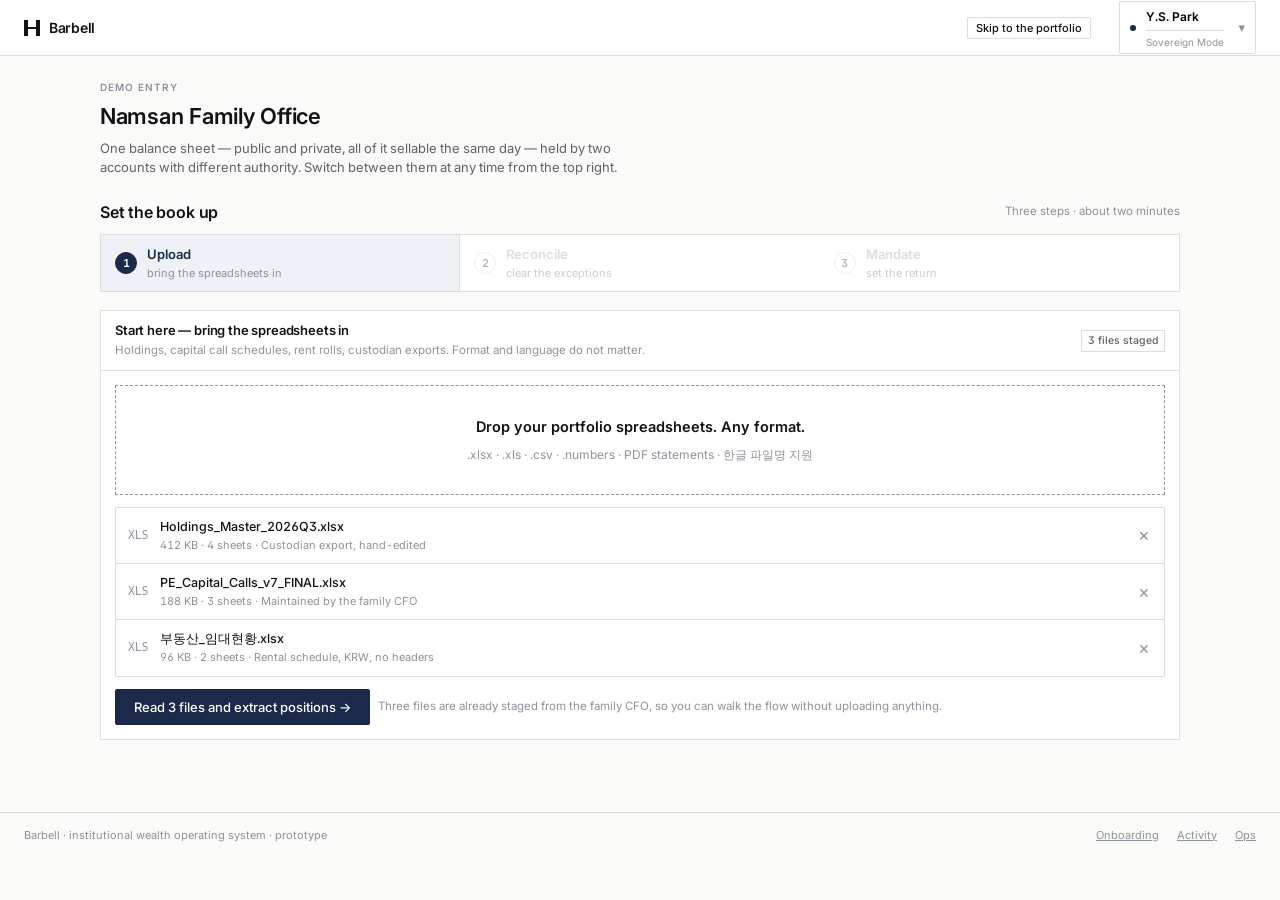
<file: index.html>
<!doctype html>
<html lang="en">
<head>
<meta charset="utf-8" />
<meta name="viewport" content="width=device-width, initial-scale=1" />
<meta name="robots" content="noindex, nofollow" />
<title>Barbell Wealth Operating System</title>
<link rel="preconnect" href="https://fonts.googleapis.com" />
<link rel="preconnect" href="https://fonts.gstatic.com" crossorigin />
<link href="https://fonts.googleapis.com/css2?family=Inter:wght@400;500;600&display=swap" rel="stylesheet" />
<link rel="stylesheet" href="src/styles.css" />
</head>
<body>
<div id="root"><div class="boot">Loading Barbell…</div></div>

<script src="vendor/react.production.min.js"></script>
<script src="vendor/react-dom.production.min.js"></script>
<script src="vendor/babel.min.js"></script>

<!-- Application source. Order matters: data → utils → store → ui → pages → shell → mount. -->
<script type="text/babel" data-presets="react" src="src/mockData.js"></script>
<script type="text/babel" data-presets="react" src="src/util.js"></script>
<script type="text/babel" data-presets="react" src="src/store.js"></script>
<script type="text/babel" data-presets="react" src="src/ui.js"></script>
<script type="text/babel" data-presets="react" src="src/agent.js"></script>
<script type="text/babel" data-presets="react" src="src/flows.js"></script>
<script type="text/babel" data-presets="react" src="src/pg_switcher.js"></script>
<script type="text/babel" data-presets="react" src="src/pg_onboarding.js"></script>
<script type="text/babel" data-presets="react" src="src/pg_portfolio.js"></script>
<script type="text/babel" data-presets="react" src="src/pg_assetclass.js"></script>
<script type="text/babel" data-presets="react" src="src/pg_marketplace.js"></script>
<script type="text/babel" data-presets="react" src="src/pg_deal.js"></script>
<script type="text/babel" data-presets="react" src="src/pg_secondary.js"></script>
<script type="text/babel" data-presets="react" src="src/pg_credit.js"></script>
<script type="text/babel" data-presets="react" src="src/pg_advisory.js"></script>
<script type="text/babel" data-presets="react" src="src/pg_approvals.js"></script>
<script type="text/babel" data-presets="react" src="src/pg_activity.js"></script>
<script type="text/babel" data-presets="react" src="src/pg_ops.js"></script>
<script type="text/babel" data-presets="react" src="src/shell.js"></script>
<script type="text/babel" data-presets="react" src="src/main.js"></script>
</body>
</html>
</file>
<file: src/styles.css>
/* Barbell — institutional design tokens.
   Near-black ink on warm off-white. Hairlines, not shadows. 8px grid. Tabular numerals. */

:root{
  --ink:#111214;
  --ink-2:#2B2E33;
  --g1:#5F646B;          /* secondary text */
  --g2:#8D939B;          /* tertiary text, labels */
  --g3:#DFDDD7;          /* hairline */
  --g4:#EFEDE7;          /* subtle fill */
  --surface:#FAFAF8;     /* page */
  --paper:#FFFFFF;       /* panels */
  --navy:#1B2A4A;        /* single accent */
  --navy-2:#2A3E67;
  --navy-wash:#EEF1F6;
  --pos:#2E6B4F;
  --neg:#9B3B33;
  --amber:#8A6A1F;
  --amber-wash:#FBF4E2;
  --neg-wash:#FAEEEC;
  --pos-wash:#ECF3EF;

  --h:56px;              /* top bar */
  --r:2px;               /* radius — almost none */
  --mono-num: "Inter", ui-sans-serif, system-ui, -apple-system, "Segoe UI", sans-serif;
}

*{box-sizing:border-box}
html,body{margin:0;padding:0}
body{
  background:var(--surface);
  color:var(--ink);
  font-family:"Inter", ui-sans-serif, system-ui, -apple-system, "Segoe UI", Roboto, sans-serif;
  font-size:13px;
  line-height:1.5;
  -webkit-font-smoothing:antialiased;
  font-variant-numeric:tabular-nums lining-nums;
  font-feature-settings:"tnum" 1,"lnum" 1,"ss01" 1;
}
.boot{padding:80px;color:var(--g2);font-family:ui-sans-serif,system-ui,sans-serif}

/* ---------- type ---------- */
h1,h2,h3,h4{margin:0;font-weight:600;letter-spacing:-0.012em}
h1{font-size:22px;line-height:1.25}
h2{font-size:16px;line-height:1.3}
h3{font-size:13px;line-height:1.35}
.eyebrow{font-size:10px;letter-spacing:.1em;text-transform:uppercase;color:var(--g2);font-weight:600}
.lbl{font-size:10.5px;letter-spacing:.08em;text-transform:uppercase;color:var(--g2);font-weight:600}
.sub{color:var(--g1)}
.tri{color:var(--g2)}
.prose{line-height:1.7;max-width:74ch;color:var(--ink-2)}
.num{font-variant-numeric:tabular-nums lining-nums}
.krw{font-size:11px;color:var(--g2);display:block;margin-top:1px}
.pos{color:var(--pos)}
.neg{color:var(--neg)}
.mono{font-family:ui-monospace,"SF Mono",Menlo,monospace;font-size:11.5px;letter-spacing:-.01em}
.right{text-align:right}
.center{text-align:center}
.nowrap{white-space:nowrap}
.u{text-decoration:underline;text-underline-offset:2px}

/* ---------- layout ---------- */
.app{min-height:100vh;display:flex;flex-direction:column}
.wrap{max-width:1440px;margin:0 auto;padding:0 24px;width:100%}
.topbar{
  height:var(--h);border-bottom:1px solid var(--g3);background:var(--paper);
  position:sticky;top:0;z-index:40;
}
.topbar .wrap{height:100%;display:flex;align-items:center;gap:28px}
.brand{display:flex;align-items:center;gap:9px;cursor:pointer;user-select:none}
.brand .mark{width:16px;height:16px;position:relative}
.brand .mark:before,.brand .mark:after{content:"";position:absolute;width:4px;height:16px;background:var(--ink)}
.brand .mark:before{left:0}.brand .mark:after{right:0}
.brand .mark span{position:absolute;top:7px;left:3px;width:10px;height:2px;background:var(--ink)}
.brand b{font-size:14px;font-weight:600;letter-spacing:-.02em}
.nav{display:flex;gap:2px;align-items:center;height:100%}
.nav a{
  display:flex;align-items:center;height:100%;padding:0 12px;color:var(--g1);
  text-decoration:none;font-size:12.5px;font-weight:500;border-bottom:2px solid transparent;
}
.nav a:hover{color:var(--ink)}
.nav a.on{color:var(--ink);border-bottom-color:var(--navy);font-weight:600}
.nav .badge-n{margin-left:6px;background:var(--navy);color:#fff;border-radius:9px;padding:0 5px;font-size:10px;line-height:15px;height:15px;min-width:15px;text-align:center;font-weight:600}
.spacer{flex:1}

.page{padding:24px 0 72px}
/* room to scroll clear of the floating agent bar */
.page.hasagent{padding-bottom:112px}
body:has(.page.hasagent) .foot{padding-bottom:96px}
.foot{border-top:1px solid var(--g3);padding:14px 0;color:var(--g2);font-size:11px;display:flex;gap:18px;align-items:center}
.foot a{color:var(--g2)}

/* ---------- account switcher ---------- */
.acct{position:relative}
.acct-btn{
  display:flex;align-items:center;gap:10px;border:1px solid var(--g3);background:var(--paper);
  padding:5px 10px;border-radius:var(--r);cursor:pointer;font:inherit;text-align:left;
}
.acct-btn:hover{border-color:var(--g2)}
.acct-btn .dot{width:6px;height:6px;border-radius:50%;background:var(--navy)}
.acct-btn .dot.alt{background:var(--amber)}
.acct-btn .nm{font-size:12px;font-weight:600;line-height:1.2}
.acct-btn .rl{font-size:10px;color:var(--g2);line-height:1.2}
.acct-menu{
  position:absolute;right:0;top:calc(100% + 6px);width:340px;background:var(--paper);
  border:1px solid var(--g3);z-index:60;
}
.acct-menu .hd{padding:8px 12px;border-bottom:1px solid var(--g3);background:var(--g4)}
.acct-opt{display:block;width:100%;text-align:left;border:0;border-bottom:1px solid var(--g3);background:none;padding:12px;cursor:pointer;font:inherit}
.acct-opt:hover{background:var(--navy-wash)}
.acct-opt.on{background:var(--navy-wash)}
.acct-opt .t{font-weight:600;font-size:13px;display:flex;justify-content:space-between;align-items:center}
.acct-opt .d{color:var(--g1);font-size:11.5px;margin-top:3px;line-height:1.45}
.demo-tag{font-size:9.5px;letter-spacing:.08em;text-transform:uppercase;color:var(--navy);border:1px solid var(--navy);padding:1px 5px;font-weight:600}

/* ---------- panels ---------- */
.panel{background:var(--paper);border:1px solid var(--g3)}
.panel-hd{display:flex;align-items:center;justify-content:space-between;gap:12px;padding:11px 14px;border-bottom:1px solid var(--g3)}
.panel-bd{padding:14px}
.panel-bd.tight{padding:0}
.grid{display:grid;gap:16px}
.row{display:flex;gap:16px}
.row.tight{gap:8px}
.between{display:flex;align-items:center;justify-content:space-between;gap:12px}
.mt8{margin-top:8px}.mt12{margin-top:12px}.mt16{margin-top:16px}.mt24{margin-top:24px}.mt32{margin-top:32px}
.mb8{margin-top:0;margin-bottom:8px}.mb12{margin-bottom:12px}.mb16{margin-bottom:16px}.mb24{margin-bottom:24px}
.hr{height:1px;background:var(--g3);border:0;margin:16px 0}

/* ---------- header stat band ---------- */
.band{display:flex;border:1px solid var(--g3);background:var(--paper)}
.band .cell{flex:1;padding:12px 16px;border-right:1px solid var(--g3)}
.band .cell:last-child{border-right:0}
.stat-l{font-size:10.5px;letter-spacing:.08em;text-transform:uppercase;color:var(--g2);font-weight:600}
.stat-v{font-size:19px;font-weight:600;letter-spacing:-.02em;margin-top:4px;line-height:1.15}
.stat-v.sm{font-size:16px}
.stat-s{font-size:11px;color:var(--g1);margin-top:2px}

/* ---------- tables ---------- */
table.t{width:100%;border-collapse:collapse}
table.t th{
  font-size:10.5px;letter-spacing:.06em;text-transform:uppercase;color:var(--g2);font-weight:600;
  text-align:left;padding:8px 10px;border-bottom:1px solid var(--g3);white-space:nowrap;background:var(--paper);
}
table.t td{padding:8px 10px;border-bottom:1px solid var(--g4);vertical-align:top}
table.t tbody tr:hover{background:#FCFBF8}
table.t tr.clickable{cursor:pointer}
table.t td.n,table.t th.n{text-align:right;font-variant-numeric:tabular-nums}
table.t tfoot td{padding:8px 10px;border-top:1px solid var(--g3);font-weight:600}
table.t.dense td{padding:6px 10px}
.tname{font-weight:500}
.tsub{font-size:11px;color:var(--g2);margin-top:1px}
.sticky-h th{position:sticky;top:var(--h);z-index:5}

/* ---------- badges ---------- */
.bdg{display:inline-flex;align-items:center;gap:5px;font-size:10px;font-weight:600;letter-spacing:.04em;
  text-transform:uppercase;padding:2px 6px;border:1px solid var(--g3);color:var(--g1);background:var(--paper);white-space:nowrap}
.bdg .pt{width:5px;height:5px;border-radius:50%;background:var(--g2)}
.bdg.live{color:var(--pos);border-color:#CADBD2}.bdg.live .pt{background:var(--pos)}
.bdg.hanwha{color:var(--navy);border-color:#C9D2E2;background:var(--navy-wash)}.bdg.hanwha .pt{background:var(--navy)}
.bdg.self{color:var(--g1)}
.bdg.self.warn{color:var(--amber);border-color:#E7D8A8;background:var(--amber-wash)}.bdg.self.warn .pt{background:var(--amber)}
.bdg.self.bad{color:var(--neg);border-color:#E7C7C2;background:var(--neg-wash)}.bdg.self.bad .pt{background:var(--neg)}
.bdg.core{color:var(--ink);background:var(--g4);border-color:var(--g3)}
.bdg.alpha{color:var(--navy);background:var(--navy-wash);border-color:#C9D2E2}
.bdg.plain{text-transform:none;letter-spacing:0;font-weight:500;font-size:10.5px}
.chip{display:inline-block;font-size:10.5px;color:var(--g1);border:1px solid var(--g3);padding:1px 6px;margin-right:4px;background:var(--paper)}

/* ---------- buttons ---------- */
button{font-family:inherit}
.btn{
  display:inline-flex;align-items:center;justify-content:center;gap:6px;
  border:1px solid var(--g3);background:var(--paper);color:var(--ink);
  padding:6px 12px;font-size:12px;font-weight:500;cursor:pointer;border-radius:var(--r);
}
.btn:hover:not(:disabled){border-color:var(--ink);}
.btn.p{background:var(--navy);border-color:var(--navy);color:#fff}
.btn.p:hover:not(:disabled){background:var(--navy-2);border-color:var(--navy-2)}
.btn.sm{padding:3px 8px;font-size:11px}
.btn.lg{padding:9px 18px;font-size:13px}
.btn.q{border-color:transparent;color:var(--g1);padding:4px 6px}
.btn.q:hover:not(:disabled){color:var(--ink);border-color:var(--g3)}
.btn.danger{color:var(--neg);border-color:#E7C7C2}
.btn:disabled{opacity:.42;cursor:not-allowed}
.btn.block{width:100%}
.btn-row{display:flex;gap:8px;align-items:center;flex-wrap:wrap}
.link{background:none;border:0;padding:0;color:var(--navy);font:inherit;font-size:12px;cursor:pointer;text-decoration:underline;text-underline-offset:2px}
.link.g{color:var(--g1)}

/* tooltip on disabled controls */
.tip{position:relative;display:inline-flex}
.tip[data-tip]:hover:after{
  content:attr(data-tip);position:absolute;bottom:calc(100% + 6px);right:0;white-space:nowrap;
  background:var(--ink);color:#fff;font-size:11px;font-weight:500;padding:5px 8px;z-index:80;letter-spacing:0;text-transform:none;
}

/* ---------- inputs ---------- */
input[type=text],input[type=number],select,textarea{
  font:inherit;font-size:12.5px;color:var(--ink);background:var(--paper);
  border:1px solid var(--g3);padding:6px 8px;border-radius:var(--r);width:100%;
  font-variant-numeric:tabular-nums;
}
input:focus,select:focus,textarea:focus{outline:none;border-color:var(--navy);box-shadow:0 0 0 2px var(--navy-wash)}
label.f{display:block}
label.f>span{display:block;font-size:10.5px;letter-spacing:.08em;text-transform:uppercase;color:var(--g2);font-weight:600;margin-bottom:4px}
.seg{display:inline-flex;border:1px solid var(--g3);background:var(--paper)}
.seg button{border:0;background:none;padding:5px 11px;font-size:11.5px;cursor:pointer;color:var(--g1);border-right:1px solid var(--g3);font-weight:500}
.seg button:last-child{border-right:0}
.seg button.on{background:var(--ink);color:#fff;font-weight:600}
/* Controls stretch so the row fills the panel edge to edge rather than
   trailing off with dead space. Still wraps when the panel gets narrow. */
.filters{display:flex;gap:8px;flex-wrap:wrap;align-items:flex-end}
.filters .f-item{flex:1 1 110px;min-width:108px}
.filters .f-item.search{flex:1.8 1 200px;min-width:186px}
.filters>.btn{flex:0 0 auto}
.search{position:relative}
.search input{padding-left:26px}
.search:before{content:"⌕";position:absolute;left:8px;top:5px;color:var(--g2);font-size:14px}

/* ---------- allocation bars ---------- */
.bar2{margin:0}
.bar2 .lab{display:flex;justify-content:space-between;font-size:10.5px;color:var(--g2);margin-bottom:3px}
.minibar{height:6px;background:var(--g4);position:relative;width:100%}
.minibar>i{position:absolute;left:0;top:0;bottom:0;background:var(--navy);display:block}
.minibar>b{position:absolute;top:-2px;bottom:-2px;width:1px;background:var(--ink)}
.legend{display:flex;gap:14px;flex-wrap:wrap;margin-top:8px}
.legend .it{display:flex;align-items:center;gap:6px;font-size:11.5px;color:var(--g1)}
.legend .sw{width:9px;height:9px;display:inline-block}

/* Categorical, not a ramp: four hues a reader can tell apart at 9px. */
.sw-eq{background:#1B2A4A}.sw-dt{background:#3F7183}.sw-ra{background:#9A7B2E}.sw-cs{background:#A9A396}

/* Two levers, side by side, each labelled — objective and size. */
.levers{display:grid;grid-template-columns:1.1fr 1fr;border-bottom:1px solid var(--g3)}
.lever{padding:12px 14px}
.lever:first-child{border-right:1px solid var(--g3)}
.lever-note{display:flex;align-items:center;gap:10px;margin-top:8px;font-size:11.5px;color:var(--g1);
  background:var(--g4);border:1px solid var(--g3);padding:6px 9px}
.lever-note.warn{background:var(--amber-wash);border-color:#E7D8A8;color:#6B5316}
@media (max-width:1100px){ .levers{grid-template-columns:1fr} .lever:first-child{border-right:0;border-bottom:1px solid var(--g3)} }

/* Supporting figures under the headline number: read as a sentence, not tiles. */
.subline{display:flex;flex-wrap:wrap;align-items:baseline;gap:0 26px;margin-top:14px;
  padding:9px 0;border-top:1px solid var(--g3);border-bottom:1px solid var(--g3)}
.subline .item{display:flex;align-items:baseline;gap:7px;font-size:12.5px}
.subline .item .k{font-size:10.5px;letter-spacing:.06em;text-transform:uppercase;color:var(--g2);font-weight:600}
.subline .item .v{font-weight:600}
.subline .item .n{font-size:11px;color:var(--g2)}

/* The published tiers, sitting at their place on the scale but styled as the
   buttons they are — bare labels read as axis ticks and nobody clicks them. */
/* Size lever: the tier chips index the rail directly beneath them, so the
   slider and the chips share one width and one origin. */
.sizehd{display:flex;align-items:baseline;justify-content:space-between;gap:12px}
.sizehd .aumval{font-size:19px;font-weight:600;letter-spacing:-.02em}
/* a little room each side so the end chips, centred on the thumb, stay inside */
.track{padding:0 8px}
.track input[type=range]{display:block;width:100%;margin:0;padding:0;accent-color:var(--navy)}
.ticks{position:relative;height:24px;margin-bottom:2px}
.ticks button{position:absolute;top:0;transform:translateX(-50%);border:1px solid var(--g3);background:var(--paper);
  padding:2px 8px;font:inherit;font-size:10.5px;font-weight:500;color:var(--g1);
  cursor:pointer;line-height:1.5;border-radius:var(--r);white-space:nowrap}
.ticks button:hover{border-color:var(--ink);color:var(--ink)}
.ticks button.on{background:var(--ink);border-color:var(--ink);color:#fff;font-weight:600}

/* Class weight against the model: filled bar is held today, tick is the model. */
.wbar{position:relative;height:10px;background:var(--g4);width:100%}
.wbar>i{position:absolute;left:0;top:0;bottom:0;display:block}
.wbar>b{position:absolute;top:-3px;bottom:-3px;width:2px;background:var(--ink)}
.spark{display:block}

/* ---------- agent panel ---------- */
.agent{border:1px solid var(--g3);border-left:2px solid var(--navy);background:var(--paper)}
.agent .ah{display:flex;align-items:center;gap:8px;padding:9px 12px 0}
.agent .ah .k{font-size:9.5px;letter-spacing:.11em;text-transform:uppercase;color:var(--navy);font-weight:600}
.agent .ab{padding:5px 12px 11px;font-size:12.5px;line-height:1.55;color:var(--ink-2)}
.agent .aa{padding:0 12px 11px;display:flex;gap:8px;align-items:center}
.why{border-top:1px solid var(--g3);background:#FCFBF8;padding:10px 12px;font-size:11.5px;color:var(--g1)}
.why ul{margin:6px 0 0;padding-left:16px}
.why li{margin:2px 0}

/* ---------- drawer / modal ---------- */
.scrim{position:fixed;inset:0;background:rgba(17,18,20,.32);z-index:90;display:flex;align-items:flex-start;justify-content:center}
.modal{background:var(--paper);border:1px solid var(--g3);width:560px;max-width:calc(100vw - 48px);margin-top:72px;max-height:calc(100vh - 120px);display:flex;flex-direction:column}
.modal.wide{width:760px}
.modal-hd{display:flex;justify-content:space-between;align-items:flex-start;gap:16px;padding:14px 16px;border-bottom:1px solid var(--g3)}
.modal-bd{padding:16px;overflow:auto}
.modal-ft{padding:12px 16px;border-top:1px solid var(--g3);display:flex;justify-content:space-between;align-items:center;gap:12px;background:#FCFBF8}
.x{border:0;background:none;font-size:18px;line-height:1;color:var(--g2);cursor:pointer;padding:0 2px}
.x:hover{color:var(--ink)}

/* ---------- misc ---------- */
.kv{display:grid;grid-template-columns:auto 1fr;gap:6px 18px;font-size:12.5px}
.kv .k{color:var(--g2);white-space:nowrap}
.kv .v{text-align:right;font-variant-numeric:tabular-nums}
.note{background:var(--g4);border:1px solid var(--g3);padding:10px 12px;font-size:11.5px;color:var(--g1);line-height:1.6}
.note.warn{background:var(--amber-wash);border-color:#E7D8A8;color:#6B5316}
.note.bad{background:var(--neg-wash);border-color:#E7C7C2;color:#7A2E27}
.note.ok{background:var(--pos-wash);border-color:#CADBD2;color:#245740}
.tabs{display:flex;gap:0;border-bottom:1px solid var(--g3)}
.tabs button{border:0;background:none;padding:9px 14px;font-size:12.5px;font-weight:500;color:var(--g1);cursor:pointer;border-bottom:2px solid transparent;margin-bottom:-1px}
.tabs button:hover{color:var(--ink)}
.tabs button.on{color:var(--ink);font-weight:600;border-bottom-color:var(--ink)}
.crumb{font-size:11.5px;color:var(--g2);margin-bottom:8px;display:flex;gap:6px;align-items:center}
.crumb button{background:none;border:0;padding:0;color:var(--g1);cursor:pointer;font:inherit;font-size:11.5px;text-decoration:underline;text-underline-offset:2px}
.empty{padding:28px;text-align:center;color:var(--g2);font-size:12.5px}
.stale-dot{display:inline-block;width:6px;height:6px;border-radius:50%;background:var(--amber);margin-right:5px;vertical-align:middle}
.rowbtns{display:flex;gap:4px;justify-content:flex-end;flex-wrap:wrap}
.prog{height:3px;background:var(--g4);width:100%;position:relative;overflow:hidden}
.prog>i{position:absolute;left:0;top:0;bottom:0;background:var(--navy);transition:width .35s linear}
.dz{
  border:1px dashed var(--g2);background:var(--paper);padding:56px 24px;text-align:center;
}
.dz.hot{border-color:var(--navy);background:var(--navy-wash)}
.dz.sm{padding:30px 20px}

/* Eight optional questions in the space of three. */
.qscroll{max-height:268px;overflow-y:auto;padding:12px 14px}
.qscroll .qitem{padding-bottom:12px;margin-bottom:12px;border-bottom:1px solid var(--g4)}
.qscroll .qitem:last-child{padding-bottom:0;margin-bottom:0;border-bottom:0}
.qfoot{border-top:1px solid var(--g3);padding:8px 14px;font-size:11px;background:#FCFBF8}

/* The three onboarding steps, always all three. */
.steps{display:grid;grid-template-columns:repeat(3,1fr);border:1px solid var(--g3);background:var(--paper);margin-bottom:18px}
.steps .step{display:grid;grid-template-columns:auto 1fr;grid-template-rows:auto auto;column-gap:10px;
  align-items:center;text-align:left;width:100%;padding:10px 14px;border:0;border-right:1px solid var(--g3);
  background:none;font:inherit;cursor:pointer}
.steps .tip:last-child .step,.steps .step:last-child{border-right:0}
.steps .step:hover:not(:disabled){background:#FCFBF8}
.steps .step:disabled{opacity:.45;cursor:not-allowed}
.steps .step .n{grid-row:1 / span 2;width:22px;height:22px;border:1px solid var(--g3);border-radius:50%;
  display:flex;align-items:center;justify-content:center;font-size:11px;font-weight:600;color:var(--g1)}
.steps .step .l{font-size:13px;font-weight:600}
.steps .step .s{font-size:11px;color:var(--g2)}
.steps .step.on{background:var(--navy-wash)}
.steps .step.on .n{background:var(--navy);border-color:var(--navy);color:#fff}
.steps .step.on .l{color:var(--navy)}
.steps .step.done .n{background:var(--pos);border-color:var(--pos);color:#fff}

/* Mode selector carried across the onboarding steps. */
.modestrip{display:grid;grid-template-columns:1fr 1fr;border:1px solid var(--g3);background:var(--paper);margin-bottom:18px}
.modestrip .mode{display:flex;flex-direction:column;align-items:flex-start;gap:2px;text-align:left;
  padding:10px 14px;border:0;border-right:1px solid var(--g3);background:none;cursor:pointer;font:inherit}
.modestrip .mode:last-child{border-right:0}
.modestrip .mode:hover{background:#FCFBF8}
.modestrip .mode.on{background:var(--navy-wash)}
.modestrip .m-mode{font-size:9.5px;letter-spacing:.11em;text-transform:uppercase;color:var(--g2);font-weight:600}
.modestrip .mode.on .m-mode{color:var(--navy)}
.modestrip .m-name{font-size:13.5px;font-weight:600}
.modestrip .m-scope{font-size:11.5px;color:var(--g1)}
.filelist .fi .nm{overflow:hidden;text-overflow:ellipsis;white-space:nowrap}
.filelist{border:1px solid var(--g3);border-bottom:0}
.filelist .fi{display:flex;align-items:center;gap:12px;padding:10px 12px;border-bottom:1px solid var(--g3);background:var(--paper)}
.filelist .fi .nm{font-weight:500;font-size:12.5px}
.filelist .fi .mt{font-size:11px;color:var(--g2)}
.timeline{display:flex;align-items:flex-end;gap:3px;height:120px;border-bottom:1px solid var(--g3);padding-bottom:0}
.timeline .m{flex:1;display:flex;flex-direction:row;align-items:flex-end;justify-content:center;gap:1px;height:100%;position:relative}
.timeline .m .call{background:var(--neg);opacity:.75;width:50%}
.timeline .m .dist{background:var(--pos);opacity:.7;width:50%}
.tl-axis{display:flex;gap:3px;margin-top:4px}
.tl-axis .m{flex:1;text-align:center;font-size:9px;color:var(--g2);white-space:nowrap;overflow:hidden}
.sparkgrid{position:relative}

/* The agent rides at the foot of the window on portfolio and marketplace,
   so it is reachable from any scroll position rather than parked at the top. */
/* Centred with auto margins rather than a transform: a transformed element
   becomes the containing block for its fixed-position children, which would
   trap the scrim below inside the bar instead of spanning the window. */
.askbar{
  position:fixed;left:0;right:0;margin:0 auto;bottom:18px;z-index:70;
  width:min(920px,calc(100vw - 48px));background:var(--paper);border:1px solid var(--g2);
  box-shadow:0 1px 0 var(--g3),0 10px 28px -18px rgba(17,18,20,.45);
}
.askbar.agentbar{border-left:2px solid var(--navy)}
/* A frosted band the bar sits in, so it reads as anchored to the foot of the
   window rather than hovering over whatever happens to scroll beneath it. The
   mask fades the blur out upward; pointer-events stay off so the page below is
   still clickable. */
.askbar:before{
  content:"";position:fixed;left:0;right:0;bottom:0;height:150px;z-index:-1;pointer-events:none;
  backdrop-filter:blur(9px) saturate(.96);-webkit-backdrop-filter:blur(9px) saturate(.96);
  -webkit-mask-image:linear-gradient(to top,#000 38%,rgba(0,0,0,.5) 70%,transparent 100%);
  mask-image:linear-gradient(to top,#000 38%,rgba(0,0,0,.5) 70%,transparent 100%);
  background:linear-gradient(to top,rgba(250,250,248,.88) 14%,rgba(250,250,248,.5) 58%,rgba(250,250,248,0) 100%);
}
.askbar .askrow{display:flex;align-items:center;gap:10px;padding:8px 10px}
.askbar .askhint{font-size:11px;color:var(--g2);padding:8px 12px 0;line-height:1.5}
.askbar .res{max-height:44vh;overflow:auto;border-bottom:1px solid var(--g3)}
.askbar .res table.t th{position:sticky;top:0;z-index:2}
.askbar .reshd{display:flex;align-items:center;justify-content:space-between;gap:12px;padding:8px 12px;border-bottom:1px solid var(--g3);background:#FCFBF8;position:sticky;top:0;z-index:3}

.gapsec{border:1px solid var(--g3);background:var(--paper);margin-bottom:16px}
.gaphd{display:flex;align-items:baseline;gap:12px;padding:12px 14px;border-bottom:1px solid var(--g3);background:#FCFBF8}
.gaphd .g-t{font-size:14px;font-weight:600;letter-spacing:-.01em}
.gaphd .g-n{font-size:12.5px;color:var(--neg);font-weight:600}
.gaphd .g-d{font-size:12px;color:var(--g1)}
.fit{display:inline-flex;align-items:center;gap:6px}
.fitbar{width:34px;height:4px;background:var(--g4);position:relative}
.fitbar>i{position:absolute;left:0;top:0;bottom:0;background:var(--navy)}

/* Degrade to 1024px. Below 1240 the position tables shed the columns a
   reviewer can live without and tighten up; mobile is out of scope. */
.tscroll{overflow-x:auto}
@media (max-width:1240px){
  table.t td,table.t th{padding:6px 7px;font-size:12px}
  .hide-narrow{display:none !important}
  .band{flex-wrap:wrap}
  .band .cell{min-width:180px}
  .wrap{padding:0 16px}
}

/* Model portfolio: the donut beside the held-against-model table. */
.modelsplit{display:flex;align-items:flex-start;gap:0;border-top:1px solid var(--g3)}
.modelchart{width:376px;flex-shrink:0;padding:16px 12px;border-right:1px solid var(--g3);
  display:flex;justify-content:center;align-self:stretch}
.modeltable{flex:1;min-width:0;overflow-x:auto}
.modeltable>table.t{margin:0}
@media (max-width:1180px){
  .modelsplit{flex-direction:column}
  .modelchart{width:auto;border-right:0;border-bottom:1px solid var(--g3);align-self:auto}
}

/* Model donut: legend, and the instrument a hovered class suggests. */
.donutlegend{display:grid;grid-template-columns:1fr 1fr;gap:2px 10px;width:100%;max-width:380px}
.donutlegend .dl{display:flex;align-items:center;gap:7px;background:none;border:0;padding:3px 4px;
  font:inherit;font-size:11.5px;color:var(--g1);cursor:pointer;text-align:left;width:100%}
.donutlegend .dl:hover,.donutlegend .dl.on{background:#F3F2EE;color:var(--ink)}
.donutlegend .dl i{width:9px;height:9px;flex-shrink:0;display:inline-block}
.donutlegend .dl span{flex:1;white-space:nowrap;overflow:hidden;text-overflow:ellipsis}
.donutlegend .dl b{font-weight:600;font-variant-numeric:tabular-nums}
.dealhint{width:100%;max-width:380px;min-height:92px;display:flex;align-items:stretch}
.dealhint .dh{flex:1;text-align:left;background:var(--paper);border:1px solid var(--g3);
  border-left:2px solid var(--navy);padding:9px 11px;font:inherit;cursor:pointer}
.dealhint .dh:hover{background:#FCFBF8;border-left-color:var(--navy)}
.dealhint .dh-l{font-size:9.5px;letter-spacing:.11em;text-transform:uppercase;color:var(--navy);font-weight:600}
.dealhint .dh-n{font-size:12.5px;font-weight:600;color:var(--ink);margin-top:3px;line-height:1.3}
.dealhint .dh-s{font-size:11px;color:var(--g2);margin-top:2px;font-variant-numeric:tabular-nums}
.dealhint .dh-go{font-size:11px;color:var(--navy);margin-top:5px;font-weight:500}

/* Classes this size and objective rule out. */
.ruledout{border-top:1px solid var(--g3);padding:12px 14px;background:#FCFBF8}
.ro-item{padding:8px 0;border-bottom:1px solid var(--g4)}
.ro-item:last-child{border-bottom:0;padding-bottom:0}
.ro-hd{display:flex;align-items:center;gap:8px;flex-wrap:wrap}
.ro-name{font-weight:600;font-size:12.5px;color:var(--g1)}
.ro-why{font-size:11.5px;line-height:1.5;color:var(--g2);margin-top:3px;max-width:86ch}

/* The suggestion, opened directly beneath the class it belongs to. */
.t tr.sugrow>td{padding:0;background:#FCFBF8}
.sug{display:block;width:100%;text-align:left;background:none;border:0;padding:9px 12px;font:inherit;cursor:pointer}
.sug:hover{background:#F6F5F0}
.sug-l{display:block;font-size:9.5px;letter-spacing:.11em;text-transform:uppercase;color:var(--navy);font-weight:600}
.sug-n{display:block;font-size:12.5px;font-weight:600;color:var(--ink);margin-top:3px}
.sug-s{display:block;font-size:11px;color:var(--g2);margin-top:2px;line-height:1.45;max-width:92ch}
.sug-go{display:block;font-size:11px;color:var(--navy);font-weight:500;margin-top:5px}
.sug-none{padding:9px 12px;font-size:11.5px;color:var(--g2)}

/* ===========================================================================
   Mobile. Everything below lives inside a media query, so the desktop
   interface above 900px is byte-for-byte what it was. The app is built from
   inline styles in places, so a few rules here must carry !important to beat
   them — each one is a layout instruction the desktop still owns.
   =========================================================================== */
@media (max-width: 900px) {
  .wrap { padding: 0 14px; }

  /* two rows: brand and account above, the tabs on a full-width row of their
     own so more than one of them is visible without swiping */
  .topbar { height: auto; }
  .topbar .wrap { height: auto; flex-wrap: wrap; gap: 10px; padding-top: 8px; }
  .brand .tri { display: none; }
  .topbar > .wrap > .tri { display: none; }
  .nav { flex: 1 1 100%; order: 3; height: 38px; gap: 0;
    overflow-x: auto; -webkit-overflow-scrolling: touch; scrollbar-width: none; }
  .nav::-webkit-scrollbar { display: none; }
  .nav a { padding: 0 10px; font-size: 12px; white-space: nowrap; }
  .nav a:first-child { padding-left: 0; }

  /* any two-column page becomes one column, inline widths included */
  .page .row:not(.tight) { flex-wrap: wrap; }
  .page .row:not(.tight) > div { flex: 1 1 100% !important; width: auto !important; min-width: 0 !important; }
  .page .grid { grid-template-columns: 1fr !important; }
  .between { flex-wrap: wrap; gap: 10px; }

  /* stat bands stack rather than crushing five cells into 350px */
  .band { flex-direction: column; }
  .band .cell { border-right: 0; border-bottom: 1px solid var(--g3); }
  .band .cell:last-child { border-bottom: 0; }

  /* a panel header stops competing with its own note for 350px */
  .panel-hd { flex-direction: column; align-items: flex-start; gap: 6px; }
  .panel-hd > .right, .panel-hd .btn-row { align-self: flex-start; text-align: left; }

  /* tables keep their columns and scroll sideways inside their panel. 720px
     rather than 620 so the first column is not crushed into three-line wraps;
     it costs a little more swiping and reads far better. */
  .panel { overflow-x: auto; }
  .panel > table.t, .modeltable > table.t, .tscroll > table.t { min-width: 720px; }
  .t th:first-child, .t td:first-child { min-width: 170px; }
  .kv { grid-template-columns: 1fr; }

  /* Swiping a wide table is useless if the row loses its name, so the first
     column stays put. It needs its own background or the scrolling cells
     show through it. */
  .tscroll table.t th:first-child,
  .tscroll table.t td:first-child,
  .modeltable table.t th:first-child,
  .modeltable table.t td:first-child,
  .panel > table.t th:first-child,
  .panel > table.t td:first-child {
    position: sticky; left: 0; z-index: 1;
    background: var(--paper); box-shadow: 1px 0 0 var(--g4);
  }
  .tscroll table.t thead th:first-child,
  .modeltable table.t thead th:first-child,
  .panel > table.t thead th:first-child { z-index: 2; background: #FCFBF8; }
  .t tbody tr:hover td:first-child { background: #FCFBF8; }

  /* model portfolio: chart above, table below, both full width */
  .modelchart { width: auto !important; padding: 12px 0; }
  .donutlegend { grid-template-columns: 1fr 1fr; max-width: none; }
  .modeltable { overflow-x: auto; }

  /* the account chip gives its width back to the tabs */
  .acct-btn { padding: 4px 8px; }
  .acct-btn .rl { display: none !important; }   /* the span carries inline display:block */
  .acct-btn .nm { font-size: 11.5px; }

  /* the agent bar spans the screen: label on its own line, then input + Ask */
  .askbar { width: calc(100vw - 16px); bottom: 8px; }
  .askbar:before { height: 120px; }
  .askbar .askrow { flex-wrap: wrap; gap: 8px; }
  .askbar .askrow > .lbl { flex: 1 1 100%; }
  .askbar .askrow .search { flex: 1 1 60% !important; }
  .page.hasagent { padding-bottom: 150px; }
  body:has(.page.hasagent) .foot { padding-bottom: 130px; }

  /* modals become sheets rather than 700px boxes off-screen */
  .modal { width: calc(100vw - 20px) !important; max-width: none !important; max-height: 88vh; }

  /* long instrument names wrap between words, not through them */
  h1 { font-size: 27px; overflow-wrap: break-word; }
  h1, h2, h3, .tname { overflow-wrap: break-word; }
  /* badge rows were excluded from the wrap rule above, so they ran off-screen */
  .page .row.tight { flex-wrap: wrap; }
  .crumb { flex-wrap: wrap; row-gap: 2px; }
  .filters .f-item { flex: 1 1 100%; min-width: 0; }
  .btn-row { flex-wrap: wrap; }
  .rowbtns { justify-content: flex-start; }
  .foot .wrap { flex-wrap: wrap; gap: 10px; }
}

/* Phones proper: the donut and the tier chips need the last of the width. */
@media (max-width: 560px) {
  .wrap { padding: 0 12px; }
  .levers .lever { padding: 12px 12px; }
  .ticks button { font-size: 10px; padding: 2px 6px; }
  .nav a { padding: 0 7px; font-size: 11.5px; }
  .donutlegend { grid-template-columns: 1fr; }
  .seg button, .btn { font-size: 11.5px; }
  h1 { font-size: 24px; }
}

/* The position's value is what the row is about — give it the weight. */
table.t td.val{font-weight:600;font-size:13.5px;color:var(--ink)}
table.t td.val .krw{font-weight:400}

/* A section arrived at from a header link says so, briefly. */
@keyframes bb-flash { from { box-shadow: 0 0 0 2px var(--navy); } to { box-shadow: 0 0 0 2px rgba(27,42,74,0); } }
.panel.flash { animation: bb-flash 1.4s ease-out; }

/* Harvesting books a loss on purpose — amber, not the usual primary navy. */
.btn.harvest{border-color:var(--amber);color:var(--amber);font-weight:600}
.btn.harvest:hover{background:var(--amber);border-color:var(--amber);color:#fff}

/* ---------- risk / return buckets ---------- */
.buckets{display:grid;gap:12px;min-width:0}
.bk{border:1px solid var(--g3);background:var(--paper);border-left:3px solid var(--g3);min-width:0}
.bk:nth-child(1){border-left-color:#1B2A4A}
.bk:nth-child(2){border-left-color:#9A7B2E}
.bk-hd{display:flex;align-items:flex-start;justify-content:space-between;gap:16px;padding:13px 15px 9px;cursor:pointer}
.bk-id{display:flex;gap:11px;align-items:flex-start}
.bk-id>i{width:10px;height:10px;margin-top:5px;flex-shrink:0;display:block}
.bk-name{font-size:15px;font-weight:600;letter-spacing:-.01em}
.bk-role{font-size:11.5px;color:var(--g2);margin-top:2px}
.bk-num{text-align:right;white-space:nowrap}
.bk-wt{font-size:22px;font-weight:600;letter-spacing:-.02em;line-height:1.1}
.bk-num .tri{font-size:11px}
.bk-bar{position:relative;height:7px;background:var(--g4);margin:0 15px}
.bk-bar>i{position:absolute;left:0;top:0;bottom:0;display:block}
.bk-bar>b{position:absolute;top:-3px;bottom:-3px;width:2px;background:var(--ink)}
.bk-ft{display:flex;align-items:center;gap:14px;padding:8px 15px 11px;font-size:11px}
.bk-ft .spacer{flex:1}
.bk-in{overflow-x:auto;border-top:1px solid var(--g3)}
.improve{padding:11px 15px;border-top:1px solid var(--g4)}
.imp-t{font-size:12.5px;font-weight:600;color:var(--ink)}
.imp-d{font-size:11.5px;color:var(--g1);line-height:1.55;margin-top:3px;max-width:90ch}

/* ---------- advisory lenses ---------- */
.lens-q{font-size:13px;font-weight:600;color:var(--ink);margin-bottom:10px}
.lens-l{display:flex;gap:10px;font-size:12.5px;line-height:1.6;color:var(--ink-2);padding:7px 0;border-top:1px solid var(--g4);max-width:96ch}
.lens-l:first-of-type{border-top:0}
.lens-n{flex-shrink:0;width:18px;height:18px;border-radius:50%;background:var(--navy-wash);color:var(--navy);
  font-size:10.5px;font-weight:600;display:inline-flex;align-items:center;justify-content:center;margin-top:2px}

/* ---------- the split lever: one control replaces nine portfolios --------
   The readout is the point of the screen, so it is set larger than anything
   else in the panel and the two numbers are coloured as their buckets. The
   rail beneath runs 0–40, which covers 99/1 at one end and a book that is a
   third conviction at the other. */
.splitlever{padding:14px;border-bottom:1px solid var(--g3)}
.sl-hd{display:flex;align-items:center;gap:16px;flex-wrap:wrap}
.sl-read{display:flex;align-items:baseline;gap:6px;line-height:1}
.sl-read .sl-a{font-size:34px;font-weight:600;letter-spacing:-.03em;color:#1B2A4A}
.sl-read .sl-sep{font-size:22px;color:var(--g2)}
.sl-read .sl-b{font-size:34px;font-weight:600;letter-spacing:-.03em;color:#9A7B2E}
.sl-leg{display:flex;gap:14px;font-size:11px;color:var(--g1)}
.sl-leg span{display:inline-flex;align-items:center;gap:6px}
.sl-leg i{width:9px;height:9px;display:inline-block}
.sl-track{padding:0 8px;margin-top:12px}
.sl-track input[type=range]{display:block;width:100%;margin:0;padding:0;accent-color:#9A7B2E}
.sl-chips{position:relative;height:24px;margin-bottom:2px}
.sl-chips button{position:absolute;top:0;transform:translateX(-50%);border:1px solid var(--g3);background:var(--paper);
  padding:2px 8px;font:inherit;font-size:10.5px;font-weight:500;color:var(--g1);
  cursor:pointer;line-height:1.5;border-radius:var(--r);white-space:nowrap}
.sl-chips button:hover{border-color:var(--ink);color:var(--ink)}
.sl-chips button.on{background:var(--ink);border-color:var(--ink);color:#fff;font-weight:600}
/* Size is demoted to a row of chips: a what-if on the minimum-cheque rule,
   not a second axis of the model. */
.sl-size{display:flex;align-items:center;gap:8px;flex-wrap:wrap;margin-top:10px;
  padding-top:10px;border-top:1px solid var(--g3)}
.sl-size .chip{border:1px solid var(--g3);background:var(--paper);padding:2px 9px;font:inherit;
  font-size:10.5px;font-weight:500;color:var(--g1);cursor:pointer;border-radius:var(--r);white-space:nowrap}
.sl-size .chip:hover{border-color:var(--ink);color:var(--ink)}
.sl-size .chip.on{background:var(--ink);border-color:var(--ink);color:#fff;font-weight:600}
.sl-size .spacer{flex:1}
@media (max-width:560px){ .sl-read .sl-a,.sl-read .sl-b{font-size:27px} }

/* Allocation context in the marketplace sidebar: the same two buckets the
   portfolio is organised by, at sidebar width. */
.mkb{padding:9px 0;border-bottom:1px solid var(--g3)}
.mkb:last-of-type{border-bottom:0}
.mkb-hd{display:flex;align-items:center;gap:7px;font-size:12px}
.mkb-hd i{width:9px;height:9px;display:inline-block;flex-shrink:0}
.mkb-hd .spacer{flex:1}
.mkb-n{font-weight:600}
.mkb-w{font-weight:600}
.mkb-ft{font-size:11px;margin-top:5px}
.mkb .bk-bar{margin-top:6px}

/* Source badge. One outline per source type, coloured by it, so the board
   reads as four kinds of listing rather than one flag repeated. */
.bdg.src{border:1px solid var(--g3);background:var(--paper);color:var(--g1);font-weight:600}

/* ---- Hanwha's role, promoted out of the last tab ------------------------
   Ruled off with the source type's own colour so the four kinds of listing
   are distinguishable at a glance on the deal page as well as the board. */
.hwrole{border:1px solid var(--g3);border-left:3px solid var(--navy);background:var(--paper)}
.hw-hd{display:flex;align-items:center;gap:10px;padding:10px 14px;border-bottom:1px solid var(--g3);background:#FCFBF8}
.hw-hd .spacer{flex:1}
.hw-k{font-size:9.5px;letter-spacing:.11em;text-transform:uppercase;font-weight:600;color:var(--navy)}
.hw-role{padding:12px 14px;font-size:13.5px;line-height:1.6;color:var(--ink);font-weight:500}
.hw-grid{display:grid;grid-template-columns:1fr 1fr;border-top:1px solid var(--g3)}
.hw-col{padding:12px 14px}
.hw-col:first-child{border-right:1px solid var(--g3)}
.hw-t{font-size:12.5px;line-height:1.55;color:var(--ink-2);margin-top:6px}
.hw-dd{margin:6px 0 0;padding-left:16px;font-size:12px;line-height:1.7;color:var(--ink-2)}
.hw-ft{padding:9px 14px;border-top:1px solid var(--g3);background:var(--g4);font-size:11px;line-height:1.55}
@media (max-width:900px){ .hw-grid{grid-template-columns:1fr} .hw-col:first-child{border-right:0;border-bottom:1px solid var(--g3)} }

/* On a phone the preset chips cannot sit on the rail without the end ones
   hanging off it, so they become an ordinary wrapping row instead. */
@media (max-width:560px){
  .sl-chips{display:flex;flex-wrap:wrap;gap:6px;height:auto;margin-bottom:8px}
  .sl-chips button{position:static;transform:none;left:auto !important}
}

/* Three equal step columns do not fit a phone: the sub-labels push the last
   one past the edge. Narrow the padding and let the labels wrap. */
@media (max-width:560px){
  .steps .step{padding-left:9px;padding-right:9px;column-gap:7px;min-width:0}
  .steps .step .l,.steps .step .s{min-width:0;overflow-wrap:break-word}
  .steps .step .s{font-size:10px;line-height:1.35}
}

/* ---- the anchor shelf ---------------------------------------------------
   Drawn as a shelf: one column per rung, height is how much of the anchor
   sits there, and the rung the family asked for is the only one in colour.
   The "below" column is deliberately first and deliberately grey — it is the
   capital that is not on the shelf at all. */
.sl-inside{padding:8px 8px 0;font-size:11.5px;line-height:1.55}
.sl-split{display:flex;align-items:center;gap:12px;flex-wrap:wrap;margin-top:12px;
  padding-top:10px;border-top:1px solid var(--g3)}
.sl-split .spacer{flex:1}
.ss-l{display:flex;align-items:baseline;gap:10px;flex-wrap:wrap}
.ss-read{font-size:19px;font-weight:600;letter-spacing:-.02em}

.shelfwrap,.themewrap{padding:14px;border-bottom:1px solid var(--g3)}
.shelf-hd{display:flex;align-items:baseline;gap:12px;flex-wrap:wrap;margin-bottom:10px}
.shelf{display:flex;align-items:flex-end;gap:3px;height:124px;
  border-bottom:1px solid var(--g3);padding-bottom:0}
.rung{display:flex;flex-direction:column;justify-content:flex-end;height:100%;min-width:0;text-align:center}
.rb-wrap{flex:1;display:flex;align-items:flex-end;padding:0 2px}
.rb{width:100%;background:#C9CEDA;min-height:1px}
.rung.on .rb{background:#1B2A4A}
.rung.empty .rb{background:#EDEBE5}
.rl{font-size:10px;color:var(--g2);padding-top:5px;border-top:1px solid var(--g3);margin-top:4px;
  overflow:hidden;text-overflow:ellipsis;white-space:nowrap}
.rung.on .rl{color:var(--navy);font-weight:600}
.rv{font-size:10px;color:var(--g1);height:13px}
.shelf-ft{font-size:11.5px;line-height:1.55;margin-top:10px}
tr.rung-on{background:var(--navy-wash)}
/* a picked exposure with nothing in it yet */
tr.rung-muted td{opacity:.62}
.rung-n{font-weight:600}

/* ---- conviction themes --------------------------------------------------
   Toggles, not weights. Picking one changes what the marketplace ranks
   first; it does not move money. */
.themes{display:grid;grid-template-columns:repeat(auto-fill,minmax(232px,1fr));gap:8px}
.th{display:flex;flex-direction:column;gap:5px;text-align:left;cursor:pointer;
  border:1px solid var(--g3);background:var(--paper);padding:10px 11px;font:inherit;border-radius:var(--r)}
.th:hover{border-color:var(--ink)}
.th.on{border-color:var(--navy);background:var(--navy-wash)}
.th.on.held{border-left:3px solid var(--navy)}
.th-hd{display:flex;align-items:center;gap:7px;flex-wrap:wrap}
.th-hd i{width:9px;height:9px;display:inline-block;flex-shrink:0}
.th-n{font-size:12.5px;font-weight:600;color:var(--ink)}
.th-v{font-size:11.5px;color:var(--g1);font-weight:600}
.th-note{font-size:11px;line-height:1.5}
@media (max-width:560px){ .themes{grid-template-columns:1fr} .shelf{height:96px} .rl{font-size:9px} }

/* The cash floor sits first in the basket and is styled as the floor it is. */
tr.rung-cash td{background:#FCFBF8}
.th.fixed{cursor:default;opacity:.8;border-style:dashed}
.th.fixed:hover{border-color:var(--g3)}

/* Trust fit: how far Hanwha's involvement actually closes the gap. Three
   states, and "weak" is not hidden — it is the one that makes the other two
   mean anything. */
.trustfit{display:inline-flex;align-items:center;gap:6px;font-size:10px;letter-spacing:.06em;
  text-transform:uppercase;font-weight:600;padding:2px 8px;border-radius:var(--r);border:1px solid}
.trustfit i{width:7px;height:7px;border-radius:50%;display:inline-block}
.trustfit.strong{color:#2F5D3A;border-color:#BBD3C0;background:#F2F7F3}
.trustfit.strong i{background:#2F5D3A}
.trustfit.partial{color:#6B5316;border-color:#E7D8A8;background:var(--amber-wash)}
.trustfit.partial i{background:#9A7B2E}
.trustfit.weak{color:var(--g1);border-color:var(--g3);background:var(--g4)}
.trustfit.weak i{background:var(--g2)}
.trustfit.sm{padding:1px 6px;font-size:9px;gap:5px}
.trustfit.sm i{width:6px;height:6px}

/* The rest of the exposure menu, shown only when the family goes looking. */
.themeadd{margin-top:12px;padding-top:12px;border-top:1px solid var(--g3)}

/* ---- the book as a ring ------------------------------------------------
   The ring sits beside the two bucket cards rather than above them, so the
   same two numbers are drawn once and listed once. */
.allocsplit{display:grid;grid-template-columns:minmax(0,300px) minmax(0,1fr);gap:16px;align-items:start}
.allocsplit>*{min-width:0}
.ringwrap{border:1px solid var(--g3);background:var(--paper);padding:14px}
.bookring{width:100%;max-width:260px;height:auto;display:block;margin:0 auto}
.ringlegend{margin-top:10px;border-top:1px solid var(--g3);padding-top:10px}
.rl-row{display:flex;align-items:baseline;gap:8px;padding:5px 0;font-size:12px}
.rl-row i{width:9px;height:9px;display:inline-block;flex-shrink:0;position:relative;top:1px}
.rl-n{font-weight:600;flex:1}
.rl-w{font-weight:600}
.rl-t{font-size:11px}
@media (max-width:960px){ .allocsplit{grid-template-columns:minmax(0,1fr)} .bookring{max-width:210px} }

/* The legend doubles as the ring's controls, so it is made of buttons. */
.rl-row{width:100%;text-align:left;background:none;border:0;border-left:2px solid transparent;
  font:inherit;cursor:pointer;padding-left:7px;margin-left:-9px}
.rl-row:hover{background:#FCFBF8}
.rl-row.on{border-left-color:var(--ink);background:#FCFBF8}

/* The credit table's total line: the one number the page is for. */
.creditfoot td{border-top:2px solid var(--ink);background:#FCFBF8;padding-top:9px;padding-bottom:9px}
.th-sub{font-size:11px;color:var(--g2);margin-top:-2px}
.th-claim{font-size:10.5px;color:var(--g1);margin-top:3px;padding-top:5px;border-top:1px solid var(--g3);line-height:1.45}
.th-claim b{font-weight:600;color:var(--ink-2)}

/* A group inside a sleeve: Core opens onto three of these, Frontier onto one. */
.agroup{min-width:0}
.agroup + .agroup{margin-top:14px;padding-top:12px;border-top:1px solid var(--g3)}
.ag-hd{display:flex;align-items:baseline;gap:8px;padding:0 0 7px;font-size:12px}
.ag-hd i{width:9px;height:9px;display:inline-block;position:relative;top:1px;flex-shrink:0}
.ag-hd .spacer{flex:1}
.ag-n{font-weight:600}
.ag-w{font-weight:600}

/* A group inside a sleeve: Core opens onto three of these, Frontier onto one. */
.agroup + .agroup{margin-top:14px;padding-top:12px;border-top:1px solid var(--g3)}
.ag-hd{display:flex;align-items:baseline;gap:8px;padding:0 0 7px;font-size:12px}
.ag-hd i{width:9px;height:9px;display:inline-block;position:relative;top:1px;flex-shrink:0}
.ag-hd .spacer{flex:1}
.ag-n{font-weight:600}
.ag-w{font-weight:600}

/* Liquidity depth: how much clears at the mark, not when it clears. */
.depth{display:inline-flex;align-items:center;gap:6px;font-size:10px;letter-spacing:.06em;
  text-transform:uppercase;font-weight:600;padding:2px 8px;border:1px solid;border-radius:var(--r);background:var(--paper)}
.depth i{width:6px;height:6px;border-radius:50%;display:inline-block}

/* ---- the model portfolio slide, made live ------------------------------- */
.tiers{padding:14px;border-bottom:1px solid var(--g3)}
.tier.mine{padding-top:12px;border-top:1px solid var(--g3)}
.tier-hd{display:flex;align-items:baseline;gap:10px;margin-bottom:5px;font-size:12px}
.tier-hd .spacer{flex:1}
.tier-n{font-weight:600}
.tier-hd .tri{font-size:11.5px}
.tierbar{display:flex;height:30px;overflow:hidden}
.tb-seg{display:flex;align-items:center;justify-content:center;font-size:11px;font-weight:600;
  font-variant-numeric:tabular-nums;overflow:hidden;white-space:nowrap}
.tierlegend{display:flex;flex-wrap:wrap;gap:6px 18px;margin-top:12px;font-size:11px;color:var(--g1)}
.tierlegend span{display:inline-flex;align-items:center;gap:7px}
.tierlegend i{width:10px;height:10px;display:inline-block}


/* size, as a variable on the model rather than a fact about the family */
.tier-hd .link{font-size:11px}

/* the two levers, side by side, and nothing else to set */
.levers2{display:grid;grid-template-columns:1fr 1fr;gap:16px;padding:14px;border-bottom:1px solid var(--g3)}
.lv{min-width:0}
.lv-hd{display:flex;align-items:baseline;gap:10px;margin-bottom:9px}
.lv-hd .spacer{flex:1}
.lv-v{font-size:21px;font-weight:600;letter-spacing:-.02em}
.lv-ft{font-size:11px;line-height:1.5;margin-top:8px}
.tier.mine{margin-top:0}
@media (max-width:760px){ .levers2{grid-template-columns:1fr} }

/* The two advisory layers, each announced before the panel that is it. */
.advsec{display:flex;gap:12px;align-items:flex-start;padding:0 0 10px;border-bottom:1px solid var(--g3);margin-bottom:12px}
.as-n{font-size:11px;font-weight:600;letter-spacing:.08em;color:var(--gold);
  padding-top:2px;flex-shrink:0}
.as-t{font-size:14px;font-weight:600;letter-spacing:-.01em}
.as-d{font-size:11.5px;color:var(--g1);line-height:1.6;margin-top:3px;max-width:82ch}

/* The agent's own box, at the foot of the agent's own section. */
.agentbox{border-top:1px solid var(--g3);background:#FCFBF8;padding:12px 14px}
.ab-hd{margin-bottom:8px}
.ab-a{font-size:12.5px;line-height:1.6;color:var(--ink-2);background:var(--paper);
  border:1px solid var(--g3);border-left:2px solid var(--navy);padding:9px 11px;margin-bottom:9px}
.ab-row{display:flex;gap:8px;align-items:center}
.ab-ex{display:flex;flex-wrap:wrap;gap:4px 14px;margin-top:8px;font-size:11px}
.ab-ex .link{font-size:11px}
</file>
